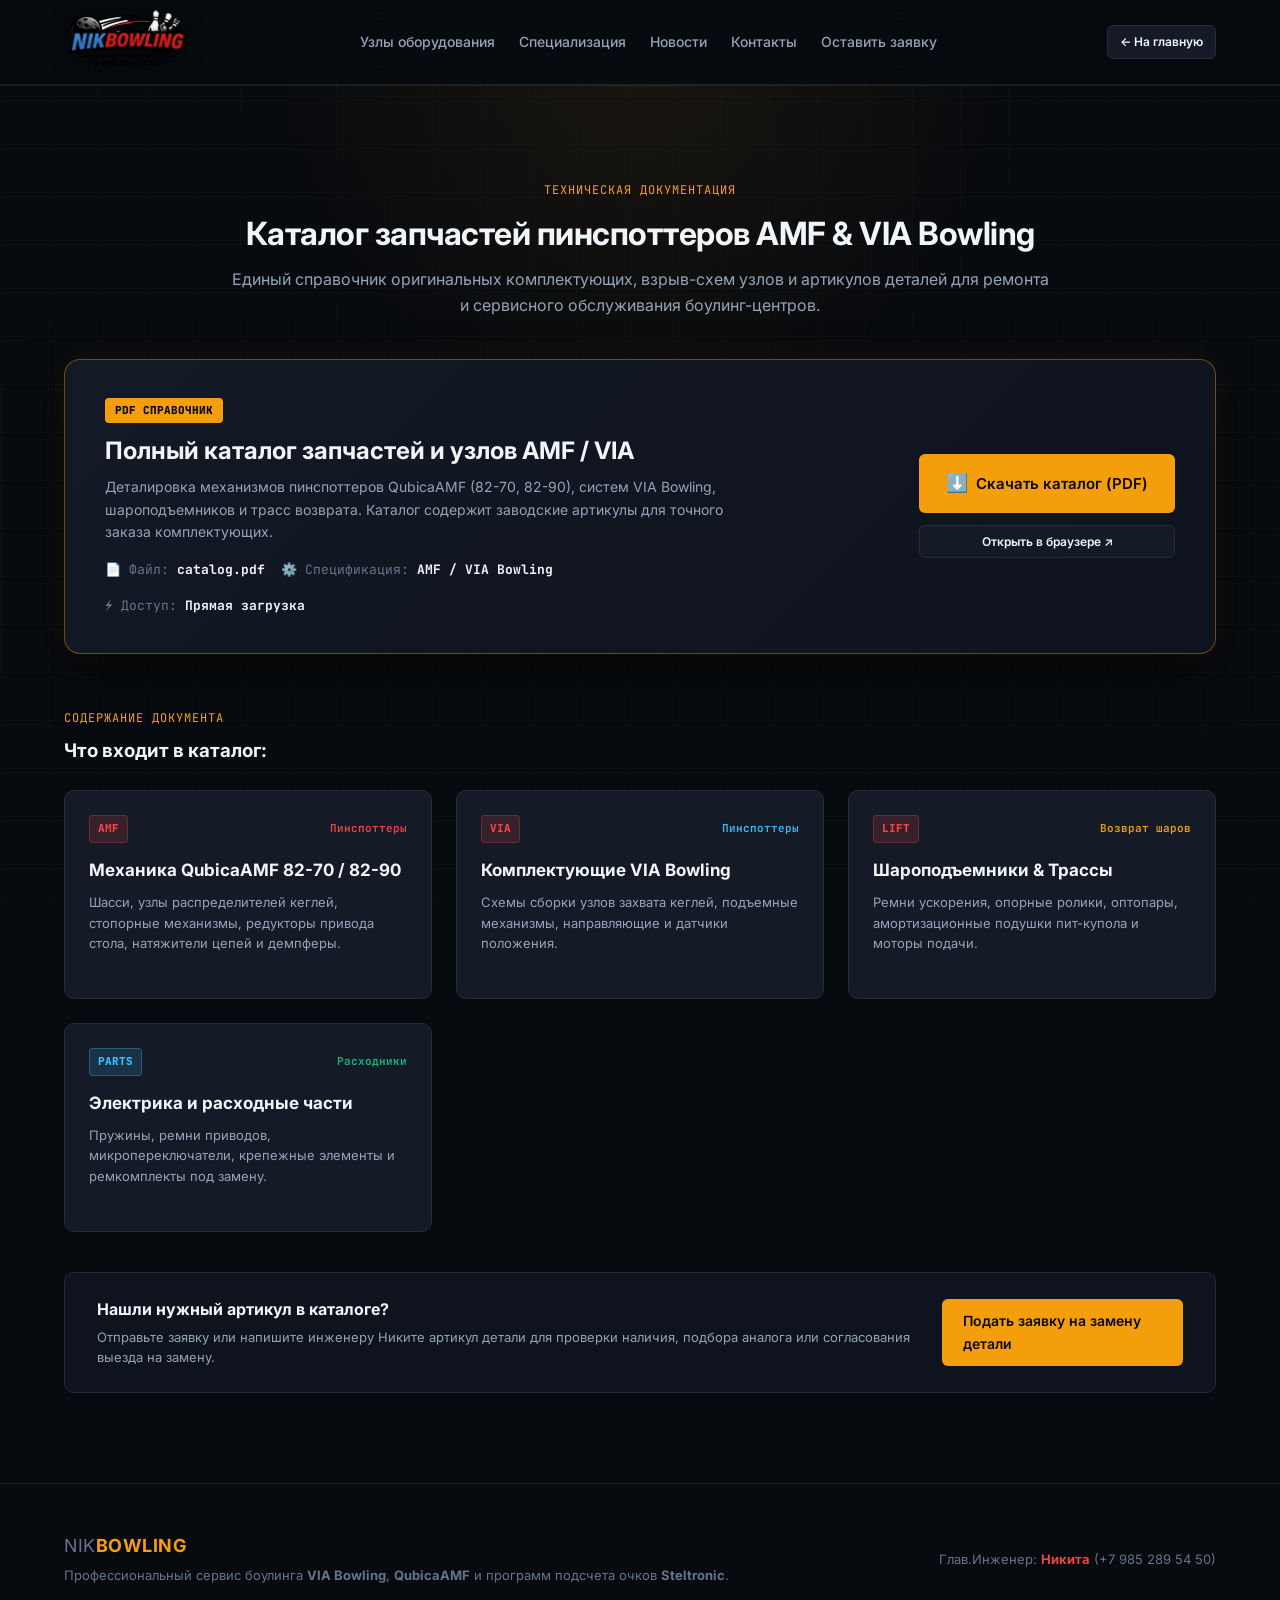
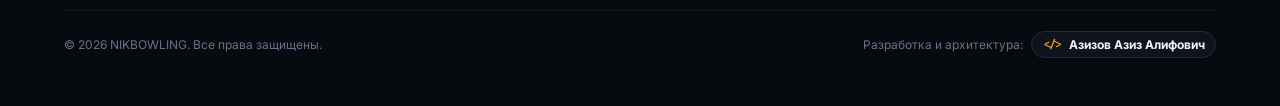
<file: catalog.html>
<!DOCTYPE html>
<html lang="ru">
<head>
    <meta charset="UTF-8">
    <meta name="viewport" content="width=device-width, initial-scale=1.0">
    <title>Каталог запчастей пинспоттеров AMF & VIA | NIKBOWLING</title>
    <link rel="preconnect" href="https://fonts.googleapis.com">
    <link rel="preconnect" href="https://fonts.gstatic.com" crossorigin>
    <link href="https://fonts.googleapis.com/css2?family=Inter:wght@400;500;600;700;800&family=JetBrains+Mono:wght@400;600;700&display=swap" rel="stylesheet">
    <link rel="stylesheet" href="style.css">
</head>
<body>

    <div class="ambient-glow"></div>
    <div class="bg-grid"></div>

    <!-- ШАПКА -->
    <header class="header">
        <div class="container header-content">
            <a href="index.html" class="logo">
                <img src="logo.png" alt="NIKBOWLING" class="logo-img">
            </a>

            <nav class="nav">
                <a href="index.html#services" class="nav-item">Узлы оборудования</a>
                <a href="index.html#specialization" class="nav-item">Специализация</a>
                <a href="index.html#news" class="nav-item">Новости</a>
                <a href="index.html#contacts" class="nav-item">Контакты</a>
                <a href="index.html#request" class="nav-item">Оставить заявку</a>
            </nav>

            <div class="header-auth">
                <a href="index.html" class="btn btn-secondary btn-sm">← На главную</a>
            </div>
        </div>
    </header>

    <main class="section">
        <div class="container">
            <!-- Заголовок страницы -->
            <div class="section-title-wrap reveal active" style="text-align: center; max-width: 820px; margin: 0 auto 40px;">
                <span class="section-kicker">ТЕХНИЧЕСКАЯ ДОКУМЕНТАЦИЯ</span>
                <h2>Каталог запчастей пинспоттеров AMF & VIA Bowling</h2>
                <p>Единый справочник оригинальных комплектующих, взрыв-схем узлов и артикулов деталей для ремонта и сервисного обслуживания боулинг-центров.</p>
            </div>

            <!-- Главная карточка скачивания catalog.pdf -->
            <div class="catalog-hero-card reveal active">
                <div class="catalog-hero-left">
                    <div class="catalog-file-badge">PDF СПРАВОЧНИК</div>
                    <h3>Полный каталог запчастей и узлов AMF / VIA</h3>
                    <p>Деталировка механизмов пинспоттеров QubicaAMF (82-70, 82-90), систем VIA Bowling, шароподъемников и трасс возврата. Каталог содержит заводские артикулы для точного заказа комплектующих.</p>
                    
                    <div class="catalog-file-meta">
                        <span>📄 Файл: <strong>catalog.pdf</strong></span>
                        <span>⚙️ Спецификация: <strong>AMF / VIA Bowling</strong></span>
                        <span>⚡ Доступ: <strong>Прямая загрузка</strong></span>
                    </div>
                </div>

                <div class="catalog-hero-right" style="display: flex; flex-direction: column; gap: 12px;">
                    <a href="catalog.pdf" download="catalog.pdf" class="btn btn-primary btn-glow btn-download-main">
                        <span style="font-size: 18px;">⬇️</span>
                        <span>Скачать каталог (PDF)</span>
                    </a>
                    <a href="catalog.pdf" target="_blank" rel="noopener" class="btn btn-secondary btn-sm" style="text-align: center;">
                        <span>Открыть в браузере ↗</span>
                    </a>
                </div>
            </div>

            <!-- Разделы, представленные внутри каталога -->
            <div class="section-title-wrap reveal active" style="margin-top: 50px; margin-bottom: 24px;">
                <span class="section-kicker">СОДЕРЖАНИЕ ДОКУМЕНТА</span>
                <h3>Что входит в каталог:</h3>
            </div>

            <div class="catalog-grid reveal active">
                <div class="catalog-item-card">
                    <div class="catalog-item-head">
                        <div class="catalog-format-icon pdf-icon">AMF</div>
                        <span class="catalog-category-tag tag-amf">Пинспоттеры</span>
                    </div>
                    <h4>Механика QubicaAMF 82-70 / 82-90</h4>
                    <p>Шасси, узлы распределителей кеглей, стопорные механизмы, редукторы привода стола, натяжители цепей и демпферы.</p>
                </div>

                <div class="catalog-item-card">
                    <div class="catalog-item-head">
                        <div class="catalog-format-icon pdf-icon">VIA</div>
                        <span class="catalog-category-tag tag-via">Пинспоттеры</span>
                    </div>
                    <h4>Комплектующие VIA Bowling</h4>
                    <p>Схемы сборки узлов захвата кеглей, подъемные механизмы, направляющие и датчики положения.</p>
                </div>

                <div class="catalog-item-card">
                    <div class="catalog-item-head">
                        <div class="catalog-format-icon pdf-icon">LIFT</div>
                        <span class="catalog-category-tag tag-stel">Возврат шаров</span>
                    </div>
                    <h4>Шароподъемники & Трассы</h4>
                    <p>Ремни ускорения, опорные ролики, оптопары, амортизационные подушки пит-купола и моторы подачи.</p>
                </div>

                <div class="catalog-item-card">
                    <div class="catalog-item-head">
                        <div class="catalog-format-icon doc-icon">PARTS</div>
                        <span class="catalog-category-tag tag-service">Расходники</span>
                    </div>
                    <h4>Электрика и расходные части</h4>
                    <p>Пружины, ремни приводов, микропереключатели, крепежные элементы и ремкомплекты под замену.</p>
                </div>
            </div>

            <!-- Блок заказа по артикулу -->
            <div class="catalog-help-box reveal active" style="margin-top: 40px;">
                <div class="help-box-content">
                    <h4>Нашли нужный артикул в каталоге?</h4>
                    <p>Отправьте заявку или напишите инженеру Никите артикул детали для проверки наличия, подбора аналога или согласования выезда на замену.</p>
                </div>
                <div class="help-box-btn">
                    <a href="index.html#request" class="btn btn-primary">Подать заявку на замену детали</a>
                </div>
            </div>
        </div>
    </main>







    <footer class="footer">
        <div class="container">
            <div class="footer-row">
                <div class="footer-copy">
                    <span class="logo-brand">NIK<strong>BOWLING</strong></span>
                    <p>Профессиональный сервис боулинга <strong>VIA Bowling</strong>, <strong>QubicaAMF</strong> и программ подсчета очков <strong>Steltronic</strong>.</p>
                </div>
                <div class="footer-meta">
                    <span>Глав.Инженер: <strong style="color: var(--red);">Никита</strong> (+7 985 289 54 50)</span>
                </div>
            </div>

            <!-- Строка с авторством и копирайтом -->
            <div class="footer-bottom-line">
                <span>© 2026 NIKBOWLING. Все права защищены.</span>
                <div class="dev-credit">
                    <span>Разработка и архитектура:</span>
                    <!-- Укажите свое имя и ссылку на Telegram или GitHub -->
                    <a href="https://t.me/lenaurs" target="_blank" rel="noopener" class="dev-link">
                        <span class="dev-tag">&lt;/&gt;</span>
                        <strong>Азизов Азиз Алифович</strong>
                    </a>
                </div>
            </div>
        </div>
    </footer>

</body>
</html>
</file>
<file: style.css>
:root {
    --bg-dark: #070a0f;
    --bg-surface: #0e131d;
    --bg-card: #141b27;
    --bg-card-hover: #1c2637;
    
    --border: #232c3d;
    --border-subtle: rgba(255, 255, 255, 0.08);
    --border-hover: #3b475d;
    
    --text-main: #f1f5f9;
    --text-muted: #94a3b8;
    --text-dim: #64748b;
    
    --accent: #f59e0b;
    --accent-hover: #fbbf24;
    --accent-glow: rgba(245, 158, 11, 0.28);
    
    --green: #10b981;
    --red: #ef4444;
    --blue: #38bdf8;
    
    --font-sans: 'Inter', -apple-system, BlinkMacSystemFont, sans-serif;
    --font-mono: 'JetBrains Mono', monospace;
    --radius: 10px;
    --radius-sm: 6px;
}

* {
    box-sizing: border-box;
    margin: 0;
    padding: 0;
}

html {
    scroll-behavior: smooth;
}

body {
    width: 100%;
    max-width: 100%;

    font-family: var(--font-sans);
    background-color: var(--bg-dark);
    color: var(--text-main);
    line-height: 1.6;
    overflow-x: hidden;
    position: relative;
    -webkit-font-smoothing: antialiased;
}

.container {
    max-width: 1200px;
    margin: 0 auto;
    padding: 0 24px;
    position: relative;
}

/* Фоновые градиенты */
.ambient-glow {
    position: fixed;
    top: -250px;
    left: 50%;
    transform: translateX(-50%);
    width: 1000px;
    height: 600px;
    background: radial-gradient(circle, rgba(245, 158, 11, 0.08) 0%, rgba(7, 10, 15, 0) 70%);
    pointer-events: none;
    z-index: 0;
}

.bg-grid {
    position: fixed;
    top: 0;
    left: 0;
    width: 100%;
    height: 100%;
    background-image: 
        linear-gradient(to right, rgba(255, 255, 255, 0.02) 1px, transparent 1px),
        linear-gradient(to bottom, rgba(255, 255, 255, 0.02) 1px, transparent 1px);
    background-size: 48px 48px;
    pointer-events: none;
    z-index: 0;
}

/* ================= ВЕРХНИЙ ДОК АДМИНИСТРАТОРА ================= */
.admin-dock {
    position: sticky;
    top: 0;
    left: 0;
    width: 100%;
    background: #090e17;
    border-bottom: 2px solid var(--accent);
    z-index: 1000;
    box-shadow: 0 12px 40px rgba(0, 0, 0, 0.9);
}

.admin-dock-inner {
    max-width: 1200px;
    margin: 0 auto;
    padding: 12px 24px;
}

.admin-dock-header {
    display: flex;
    justify-content: space-between;
    align-items: center;
}

.admin-title-group {
    display: flex;
    align-items: center;
    gap: 12px;
}

.pulse-indicator {
    width: 8px;
    height: 8px;
    background: var(--green);
    border-radius: 50%;
    box-shadow: 0 0 10px var(--green);
}

.admin-dock-badge {
    font-family: var(--font-mono);
    font-size: 11px;
    font-weight: 800;
    background: var(--accent);
    color: #070a0f;
    padding: 3px 8px;
    border-radius: 4px;
}

.admin-dock-title {
    font-size: 13px;
    font-weight: 600;
}

.badge-counter {
    background: rgba(239, 68, 68, 0.2);
    color: var(--red);
    border: 1px solid rgba(239, 68, 68, 0.4);
    font-size: 11px;
    font-weight: 700;
    padding: 2px 8px;
    border-radius: 12px;
    font-family: var(--font-mono);
}

.btn-dock-toggle {
    background: var(--bg-surface);
    border: 1px solid var(--border);
    color: var(--text-muted);
    font-size: 12px;
    padding: 5px 12px;
    border-radius: var(--radius-sm);
    cursor: pointer;
    transition: all 0.2s;
}

.btn-dock-toggle:hover {
    color: var(--text-main);
    border-color: var(--border-hover);
}

.admin-dock-content {
    margin-top: 14px;
    max-height: 440px;
    overflow-y: auto;
    padding-bottom: 6px;
}

.admin-dock-content.collapsed {
    display: none;
}

.admin-orders-grid {
    display: grid;
    grid-template-columns: repeat(auto-fit, minmax(340px, 1fr));
    gap: 14px;
}

.admin-card {
    background: var(--bg-card);
    border: 1px solid var(--border);
    border-radius: var(--radius-sm);
    padding: 16px;
    display: flex;
    flex-direction: column;
    gap: 10px;
}

.admin-card-head {
    display: flex;
    justify-content: space-between;
    align-items: center;
    border-bottom: 1px solid var(--border);
    padding-bottom: 8px;
}

.admin-card-id {
    font-family: var(--font-mono);
    font-size: 12px;
    font-weight: 700;
    color: var(--accent);
}

.status-tag {
    font-size: 11px;
    font-weight: 600;
    font-family: var(--font-mono);
    padding: 2px 8px;
    border-radius: 4px;
}

.status-new { background: rgba(245, 158, 11, 0.15); color: var(--accent); border: 1px solid rgba(245, 158, 11, 0.3); }
.status-accepted { background: rgba(16, 185, 129, 0.15); color: var(--green); border: 1px solid rgba(16, 185, 129, 0.3); }
.status-rejected { background: rgba(239, 68, 68, 0.15); color: var(--red); border: 1px solid rgba(239, 68, 68, 0.3); }

.admin-card-body {
    font-size: 13px;
    color: var(--text-muted);
    line-height: 1.5;
}

.admin-card-body strong {
    color: var(--text-main);
}

.admin-comment-input {
    width: 100%;
    background: var(--bg-dark);
    border: 1px solid var(--border);
    border-radius: 4px;
    padding: 7px 10px;
    color: var(--text-main);
    font-size: 12px;
    outline: none;
}

.admin-comment-input:focus {
    border-color: var(--accent);
}

.admin-btn-row {
    display: flex;
    gap: 8px;
}

/* ================= ШАПКА САЙТА И ЛОГОТИП ================= */
.header {
    position: sticky;
    top: 0;
    background: rgba(7, 10, 15, 0.92);
    backdrop-filter: blur(20px);
    border-bottom: 1px solid var(--border-subtle);
    z-index: 500;
}

.header-content {
    display: flex;
    justify-content: space-between;
    align-items: center;
    height: 84px;
}

.logo {
    display: flex;
    align-items: center;
    text-decoration: none;
}

.logo-img {
    height: 125px;
    width: auto;
    object-fit: contain;
    display: block;
    filter: drop-shadow(0 2px 10px rgba(0, 0, 0, 0.5));
    transition: transform 0.2s ease;
}

.logo-img:hover {
    transform: scale(1.04);
}

.logo-brand {
    font-size: 18px;
    letter-spacing: 0.5px;
}

.logo-brand strong {
    color: var(--accent);
}

.nav {
    display: flex;
    gap: 24px;
}

.nav-item {
    color: var(--text-muted);
    text-decoration: none;
    font-size: 14px;
    font-weight: 500;
    transition: color 0.2s;
}

.nav-item:hover {
    color: var(--text-main);
}

.header-auth {
    display: flex;
    align-items: center;
    position: relative;
    z-index: 510;
}

.btn-auth {
    background: var(--bg-surface);
    border: 1px solid var(--border);
    color: var(--text-main);
    padding: 9px 18px;
    font-size: 13px;
    font-weight: 600;
    border-radius: var(--radius-sm);
    cursor: pointer;
    display: inline-flex;
    align-items: center;
    gap: 8px;
    transition: all 0.2s;
}

.btn-auth:hover {
    border-color: var(--accent);
    background: var(--bg-card);
    transform: translateY(-1px);
}

.user-pill {
    display: flex;
    align-items: center;
    gap: 10px;
    background: var(--bg-surface);
    border: 1px solid var(--border);
    border-radius: 30px;
    padding: 4px 6px 4px 12px;
}

.user-pill-avatar {
    width: 26px;
    height: 26px;
    background: var(--accent);
    color: #070a0f;
    font-weight: 800;
    font-size: 12px;
    border-radius: 50%;
    display: flex;
    align-items: center;
    justify-content: center;
    font-family: var(--font-mono);
}

.user-pill-info {
    display: flex;
    flex-direction: column;
    line-height: 1.2;
}

.user-pill-name { font-size: 12px; font-weight: 600; }
.user-pill-role { font-size: 10px; color: var(--accent); font-family: var(--font-mono); text-transform: uppercase; }

.btn-pill-action {
    background: var(--bg-card);
    border: 1px solid var(--border);
    color: var(--text-main);
    font-size: 11px;
    font-weight: 600;
    padding: 4px 10px;
    border-radius: 20px;
    cursor: pointer;
    transition: all 0.2s;
}

.btn-pill-action:hover {
    border-color: var(--accent);
    color: var(--accent);
}

.btn-pill-logout {
    background: none;
    border: none;
    color: var(--text-dim);
    font-size: 14px;
    cursor: pointer;
    padding: 0 6px;
}

.btn-pill-logout:hover { color: var(--red); }

/* ================= КНОПКИ ================= */
.btn {
    display: inline-flex;
    align-items: center;
    justify-content: center;
    gap: 8px;
    padding: 10px 20px;
    font-size: 14px;
    font-weight: 600;
    border-radius: var(--radius-sm);
    text-decoration: none;
    cursor: pointer;
    border: 1px solid transparent;
    transition: all 0.2s ease;
}

.btn-primary { background: var(--accent); color: #070a0f; }
.btn-primary:hover { background: var(--accent-hover); transform: translateY(-2px); }
.btn-glow:hover { box-shadow: 0 0 24px var(--accent-glow); }

.btn-secondary { background: var(--bg-card); border-color: var(--border); color: var(--text-main); }
.btn-secondary:hover { background: var(--bg-card-hover); border-color: var(--border-hover); transform: translateY(-2px); }

.btn-success { background: var(--green); color: #070a0f; }
.btn-danger { background: var(--red); color: #fff; }
.btn-sm { padding: 6px 12px; font-size: 12px; }
.btn-block { width: 100%; }

/* ================= HERO С ФОНОМ БОУЛИНГА ================= */
.hero {
    position: relative;
    padding: 110px 0 90px;
    background-image: url('bowling-hero.jpg');
    background-size: cover;
    background-position: center center;
    background-repeat: no-repeat;
    border-bottom: 1px solid var(--border-subtle);
    overflow: hidden;
}

.hero-overlay {
    position: absolute;
    inset: 0;
    background: linear-gradient(
        180deg, 
        rgba(7, 10, 15, 0.78) 0%, 
        rgba(7, 10, 15, 0.88) 60%, 
        rgba(7, 10, 15, 0.98) 100%
    );
    z-index: 1;
}

.hero-container {
    position: relative;
    z-index: 2;
}

.hero-tag {
    display: inline-flex;
    align-items: center;
    gap: 8px;
    background: rgba(245, 158, 11, 0.12);
    backdrop-filter: blur(8px);
    border: 1px solid rgba(245, 158, 11, 0.35);
    padding: 6px 16px;
    border-radius: 20px;
    font-size: 13px;
    font-weight: 600;
    color: var(--accent);
    margin-bottom: 24px;
}

.tag-dot { width: 6px; height: 6px; background: var(--accent); border-radius: 50%; }

.hero-heading {
    font-size: clamp(36px, 5.5vw, 62px);
    font-weight: 800;
    line-height: 1.12;
    letter-spacing: -1px;
    max-width: 900px;
    margin-bottom: 22px;
    text-shadow: 0 4px 20px rgba(0, 0, 0, 0.7);
}

.hero-heading span {
    background: linear-gradient(90deg, #ffffff, var(--text-muted));
    -webkit-background-clip: text;
    -webkit-text-fill-color: transparent;
}

.hero-description {
    font-size: 19px;
    color: #cbd5e1;
    max-width: 780px;
    line-height: 1.65;
    margin-bottom: 38px;
    text-shadow: 0 2px 10px rgba(0, 0, 0, 0.6);
}

.hero-btns { display: flex; gap: 16px; margin-bottom: 60px; }

.stats-row {
    display: grid;
    grid-template-columns: repeat(auto-fit, minmax(260px, 1fr));
    gap: 20px;
    border-top: 1px solid rgba(255, 255, 255, 0.1);
    padding-top: 40px;
}

.stat-card {
    background: rgba(14, 19, 29, 0.75);
    backdrop-filter: blur(14px);
    border: 1px solid rgba(255, 255, 255, 0.1);
    border-radius: var(--radius);
    padding: 24px;
    transition: transform 0.2s, border-color 0.2s;
}

.stat-card:hover {
    transform: translateY(-3px);
    border-color: var(--accent);
}

.stat-digit {
    font-family: var(--font-mono);
    font-size: 34px;
    font-weight: 700;
    color: var(--accent);
    line-height: 1;
    margin-bottom: 8px;
}

.stat-title { font-size: 15px; font-weight: 600; margin-bottom: 4px; }
.stat-sub { font-size: 13px; color: var(--text-dim); }

/* ================= СЕКЦИИ ================= */
.section { padding: 90px 0; border-top: 1px solid var(--border-subtle); }
.section-dark { background: var(--bg-surface); }

.section-kicker {
    display: inline-block;
    font-family: var(--font-mono);
    font-size: 12px;
    color: var(--accent);
    letter-spacing: 1px;
    margin-bottom: 8px;
}

.section-title-wrap { margin-bottom: 44px; }
.section-title-wrap h2 { font-size: 32px; font-weight: 700; letter-spacing: -0.5px; margin-bottom: 8px; }
.section-title-wrap p { color: var(--text-muted); font-size: 16px; }

/* Услуги */
.services-grid {
    display: grid;
    grid-template-columns: repeat(auto-fit, minmax(270px, 1fr));
    gap: 24px;
}

.service-card {
    background: var(--bg-card);
    border: 1px solid var(--border);
    border-radius: var(--radius);
    padding: 28px 24px;
    display: flex;
    flex-direction: column;
    transition: transform 0.2s, border-color 0.2s;
}

.service-card:hover {
    transform: translateY(-4px);
    border-color: var(--border-hover);
}

.card-top {
    display: flex;
    justify-content: space-between;
    align-items: center;
    margin-bottom: 16px;
}

.card-index { font-family: var(--font-mono); font-size: 11px; color: var(--accent); }
.card-status-pill {
    font-family: var(--font-mono);
    font-size: 10px;
    padding: 2px 6px;
    background: rgba(16, 185, 129, 0.1);
    color: var(--green);
    border-radius: 4px;
}

.service-card h3 { font-size: 19px; font-weight: 600; margin-bottom: 10px; }
.service-card p { font-size: 14px; color: var(--text-muted); line-height: 1.6; margin-bottom: 24px; flex-grow: 1; }

.card-tags {
    display: flex;
    flex-wrap: wrap;
    gap: 6px;
    padding-top: 16px;
    border-top: 1px solid var(--border);
}

.card-tags span {
    font-size: 11px;
    font-family: var(--font-mono);
    background: var(--bg-surface);
    border: 1px solid var(--border);
    padding: 3px 8px;
    border-radius: 4px;
    color: var(--text-muted);
}

/* Бренды */
.brands-grid {
    display: grid;
    grid-template-columns: repeat(auto-fit, minmax(280px, 1fr));
    gap: 16px;
}

.brand-item {
    background: var(--bg-card);
    border: 1px solid var(--border);
    padding: 20px 24px;
    border-radius: var(--radius-sm);
    font-family: var(--font-mono);
    font-size: 18px;
    font-weight: 800;
    letter-spacing: 1px;
    display: flex;
    flex-direction: column;
    gap: 4px;
}

.brand-type {
    font-size: 11px;
    color: var(--text-dim);
    text-transform: uppercase;
    font-weight: 500;
    letter-spacing: 0.5px;
}

.brand-highlight {
    border-color: rgba(245, 158, 11, 0.4);
    background: rgba(245, 158, 11, 0.04);
}/* ================= ОТДЕЛЬНАЯ ПЛАШКА КОНТАКТОВ ИНЖЕНЕРА ================= */
.engineer-banner {
    background: linear-gradient(135deg, rgba(20, 27, 39, 0.9) 0%, rgba(14, 19, 29, 0.95) 100%);
    border: 1px solid rgba(245, 158, 11, 0.3);
    border-radius: 16px;
    padding: 36px 40px;
    display: flex;
    justify-content: space-between;
    align-items: center;
    gap: 32px;
    box-shadow: 0 16px 40px rgba(0, 0, 0, 0.5), inset 0 1px 0 rgba(255, 255, 255, 0.08);
}

.engineer-banner-left {
    display: flex;
    align-items: center;
    gap: 24px;
    max-width: 620px;
}

.engineer-avatar-badge {
    position: relative;
    width: 68px;
    height: 68px;
    background: var(--bg-card);
    border: 2px solid var(--border-hover);
    border-radius: 50%;
    display: flex;
    align-items: center;
    justify-content: center;
    font-size: 30px;
    flex-shrink: 0;
    box-shadow: 0 0 20px rgba(245, 158, 11, 0.15);
}

.engineer-status-dot {
    position: absolute;
    bottom: 2px;
    right: 2px;
    width: 14px;
    height: 14px;
    background: var(--green);
    border: 2px solid var(--bg-dark);
    border-radius: 50%;
    box-shadow: 0 0 10px var(--green);
}

.engineer-banner-info h2 {
    font-size: 26px;
    font-weight: 700;
    margin-bottom: 6px;
}

.engineer-banner-info p {
    color: var(--text-muted);
    font-size: 14px;
    line-height: 1.5;
}

.engineer-banner-actions {
    display: flex;
    flex-direction: column;
    gap: 12px;
    min-width: 280px;
}

.contact-cta-btn {
    display: flex;
    align-items: center;
    gap: 14px;
    padding: 12px 18px;
    border-radius: var(--radius-sm);
    text-decoration: none;
    border: 1px solid var(--border);
    background: var(--bg-dark);
    transition: all 0.25s ease;
}

.cta-icon {
    font-size: 20px;
}

.cta-text {
    display: flex;
    flex-direction: column;
    line-height: 1.25;
}

.cta-text span {
    font-size: 11px;
    color: var(--text-dim);
    text-transform: uppercase;
    font-weight: 600;
}

.cta-text strong {
    font-size: 15px;
    color: var(--text-main);
    font-family: var(--font-mono);
}

.phone-cta:hover {
    border-color: var(--accent);
    background: rgba(245, 158, 11, 0.08);
    transform: translateY(-2px);
}

.phone-cta:hover .cta-text strong {
    color: var(--accent);
}

.tg-cta:hover {
    border-color: var(--blue);
    background: rgba(56, 189, 248, 0.08);
    transform: translateY(-2px);
}

.tg-cta:hover .cta-text strong {
    color: var(--blue);
}

/* Форма */
.form-box {
    display: grid;
    grid-template-columns: 1fr 1fr;
    gap: 50px;
    background: var(--bg-card);
    border: 1px solid var(--border);
    border-radius: var(--radius);
    padding: 48px;
}

.form-box-side h2 { font-size: 28px; margin-bottom: 12px; }
.form-box-side p { color: var(--text-muted); font-size: 15px; margin-bottom: 24px; }

.status-summary-card {
    background: var(--bg-surface);
    border: 1px solid var(--border);
    border-radius: var(--radius-sm);
    padding: 16px;
}

.summary-line {
    display: flex;
    justify-content: space-between;
    font-size: 13px;
    padding: 6px 0;
}

.summary-line:not(:last-child) { border-bottom: 1px dashed var(--border); }
.text-amber { color: var(--accent); }
.text-green { color: var(--green); }

.main-form {
    display: flex;
    flex-direction: column;
    gap: 16px;
}

.form-row-2 {
    display: grid;
    grid-template-columns: 1fr 1fr;
    gap: 14px;
}

.form-field {
    display: flex;
    flex-direction: column;
    gap: 6px;
}

.form-field label { font-size: 13px; font-weight: 500; color: var(--text-muted); }

.form-field input, .form-field select, .form-field textarea {
    background: var(--bg-dark);
    border: 1px solid var(--border);
    border-radius: var(--radius-sm);
    color: var(--text-main);
    padding: 11px 14px;
    font-family: inherit;
    font-size: 14px;
    outline: none;
    transition: all 0.2s;
}

.form-field input:focus, .form-field select:focus, .form-field textarea:focus {
    border-color: var(--accent);
    box-shadow: 0 0 0 3px rgba(245, 158, 11, 0.15);
}

/* ================= МОДАЛЬНЫЕ ОКНА ================= */
.modal-layer {
    position: fixed;
    inset: 0;
    background: rgba(0, 0, 0, 0.85);
    backdrop-filter: blur(10px);
    display: none;
    align-items: center;
    justify-content: center;
    z-index: 9999;
    padding: 20px;
}

.modal-layer.active { display: flex; }

.modal-box {
    background: var(--bg-card);
    border: 1px solid var(--border-hover);
    border-radius: var(--radius);
    width: 100%;
    max-width: 480px;
    padding: 36px;
    position: relative;
    box-shadow: 0 25px 60px rgba(0, 0, 0, 0.9);
}

.modal-box.modal-wide { max-width: 760px; }

.modal-exit-btn {
    position: absolute;
    top: 18px;
    right: 18px;
    background: none;
    border: none;
    color: var(--text-dim);
    font-size: 20px;
    cursor: pointer;
}

.modal-exit-btn:hover { color: var(--text-main); }
.modal-head h3 { font-size: 22px; margin-bottom: 6px; }
.modal-head p { font-size: 13px; color: var(--text-muted); margin-bottom: 24px; }

.demo-select-box {
    background: var(--bg-surface);
    border: 1px solid var(--border);
    border-radius: var(--radius-sm);
    padding: 16px;
    margin-bottom: 20px;
}

.demo-label {
    font-size: 12px;
    font-family: var(--font-mono);
    color: var(--accent);
    display: block;
    margin-bottom: 10px;
}

.demo-btn-grid { display: flex; flex-direction: column; gap: 8px; }

.btn-demo-card {
    background: var(--bg-card);
    border: 1px solid var(--border);
    border-radius: var(--radius-sm);
    padding: 10px 14px;
    display: flex;
    align-items: center;
    gap: 12px;
    cursor: pointer;
    text-align: left;
    transition: all 0.2s;
    color: var(--text-main);
}

.btn-demo-card:hover { border-color: var(--accent); background: var(--border); }
.demo-card-icon {
    width: 32px;
    height: 32px;
    border-radius: 6px;
    display: flex;
    align-items: center;
    justify-content: center;
    font-size: 15px;
}

.admin-icon { background: rgba(239, 68, 68, 0.15); color: var(--red); }
.client-icon { background: rgba(56, 189, 248, 0.15); color: var(--blue); }
.btn-demo-card strong { display: block; font-size: 13px; }
.btn-demo-card span { font-size: 11px; color: var(--text-dim); }

.modal-hr { text-align: center; position: relative; margin: 20px 0; }
.modal-hr::before { content: ""; position: absolute; top: 50%; left: 0; width: 100%; height: 1px; background: var(--border); }
.modal-hr span { position: relative; background: var(--bg-card); padding: 0 12px; font-size: 11px; color: var(--text-dim); }

.auth-fields { display: flex; flex-direction: column; gap: 14px; }

.client-orders-scroll {
    max-height: 480px;
    overflow-y: auto;
    display: flex;
    flex-direction: column;
    gap: 12px;
}

.client-order-box {
    background: var(--bg-surface);
    border: 1px solid var(--border);
    border-radius: var(--radius-sm);
    padding: 16px;
}

.client-order-head { display: flex; justify-content: space-between; font-size: 13px; margin-bottom: 8px; }
.engineer-note {
    margin-top: 10px;
    background: rgba(245, 158, 11, 0.06);
    border-left: 3px solid var(--accent);
    padding: 8px 12px;
    font-size: 12px;
    border-radius: 0 4px 4px 0;
}

/* ================= ФУТЕР ================= */
.footer {
    border-top: 1px solid var(--border-subtle);
    padding: 48px 0;
    font-size: 13px;
    color: var(--text-dim);
}

.footer-row { display: flex; justify-content: space-between; align-items: center; }
.footer-copy p { margin-top: 4px; }

.reveal {
    opacity: 0;
    transform: translateY(20px);
    transition: opacity 0.6s ease, transform 0.6s ease;
}

.reveal.active { opacity: 1; transform: translateY(0); }

@media (max-width: 900px) {
    .nav { display: none; }
    .form-box { grid-template-columns: 1fr; padding: 24px; gap: 24px; }
    .footer-row { flex-direction: column; gap: 16px; text-align: center; }
    .admin-orders-grid { grid-template-columns: 1fr; }
    .modal-box { padding: 24px; }
}












/* ================= ИНЖЕНЕРНЫЙ ДАЙДЖЕСТ (ГЛАВНАЯ) ================= */
.news-section-header {
    display: flex;
    justify-content: space-between;
    align-items: flex-end;
    margin-bottom: 24px;
    gap: 20px;
}

.news-filter-pills {
    display: flex;
    flex-wrap: wrap;
    gap: 8px;
    margin-bottom: 32px;
}

.news-pill {
    background: var(--bg-card);
    border: 1px solid var(--border);
    color: var(--text-muted);
    padding: 7px 15px;
    border-radius: 20px;
    font-size: 13px;
    font-weight: 500;
    cursor: pointer;
    transition: all 0.2s ease;
}

.news-pill:hover {
    color: var(--text-main);
    border-color: var(--border-hover);
}

.news-pill.active {
    background: var(--accent);
    color: #070a0f;
    font-weight: 700;
    border-color: var(--accent);
    box-shadow: 0 0 16px rgba(245, 158, 11, 0.25);
}

/* Сетка дайджеста */
.digest-grid {
    display: grid;
    grid-template-columns: repeat(auto-fill, minmax(350px, 1fr));
    gap: 24px;
}

.digest-card {
    background: linear-gradient(180deg, rgba(20, 27, 39, 0.85) 0%, rgba(14, 19, 29, 0.95) 100%);
    border: 1px solid var(--border);
    border-radius: var(--radius);
    padding: 24px;
    display: flex;
    flex-direction: column;
    position: relative;
    overflow: hidden;
    transition: transform 0.25s ease, border-color 0.25s ease, box-shadow 0.25s ease;
}

.digest-card::before {
    content: '';
    position: absolute;
    top: 0;
    left: 0;
    width: 100%;
    height: 3px;
    background: var(--card-accent, var(--accent));
}

.digest-card:hover {
    transform: translateY(-5px);
    border-color: var(--border-hover);
    box-shadow: 0 16px 36px rgba(0, 0, 0, 0.5);
}

.digest-card-top {
    display: flex;
    justify-content: space-between;
    align-items: center;
    margin-bottom: 14px;
}

.digest-badge {
    font-family: var(--font-mono);
    font-size: 11px;
    font-weight: 700;
    padding: 3px 8px;
    border-radius: 4px;
}

.digest-date {
    font-family: var(--font-mono);
    font-size: 12px;
    color: var(--text-dim);
}

.digest-title {
    font-size: 18px;
    font-weight: 700;
    line-height: 1.35;
    margin-bottom: 12px;
    color: var(--text-main);
}

.digest-content {
    font-size: 14px;
    color: var(--text-muted);
    line-height: 1.6;
    flex-grow: 1;
    margin-bottom: 20px;
    white-space: pre-line;
}

.digest-footer {
    display: flex;
    justify-content: space-between;
    align-items: center;
    padding-top: 14px;
    border-top: 1px solid var(--border);
}

.digest-author {
    font-size: 12px;
    color: var(--text-dim);
    font-weight: 500;
    display: flex;
    align-items: center;
    gap: 6px;
}

.btn-digest-del {
    background: none;
    border: none;
    color: var(--red);
    font-size: 12px;
    font-weight: 600;
    cursor: pointer;
    opacity: 0.8;
}

.btn-digest-del:hover {
    opacity: 1;
    text-decoration: underline;
}

@media (max-width: 768px) {
    .news-section-header {
        flex-direction: column;
        align-items: flex-start;
    }
    .digest-grid {
        grid-template-columns: 1fr;
    }
}











/* ================= СТРАНИЦА КАТАЛОГА ================= */

/* Главный большой баннер архива */
.catalog-hero-card {
    background: linear-gradient(135deg, rgba(20, 27, 39, 0.95) 0%, rgba(14, 19, 29, 0.98) 100%);
    border: 1px solid rgba(245, 158, 11, 0.4);
    border-radius: 16px;
    padding: 36px 40px;
    display: flex;
    justify-content: space-between;
    align-items: center;
    gap: 32px;
    margin-bottom: 40px;
    box-shadow: 0 20px 50px rgba(0, 0, 0, 0.6), 0 0 30px rgba(245, 158, 11, 0.1);
}

.catalog-hero-left {
    max-width: 650px;
}

.catalog-file-badge {
    display: inline-block;
    font-family: var(--font-mono);
    font-size: 11px;
    font-weight: 800;
    background: var(--accent);
    color: #070a0f;
    padding: 4px 10px;
    border-radius: 4px;
    margin-bottom: 12px;
}

.catalog-hero-left h3 {
    font-size: 24px;
    font-weight: 700;
    margin-bottom: 10px;
    line-height: 1.3;
}

.catalog-hero-left p {
    font-size: 14px;
    color: var(--text-muted);
    line-height: 1.6;
    margin-bottom: 16px;
}

.catalog-file-meta {
    display: flex;
    flex-wrap: wrap;
    gap: 16px;
    font-size: 13px;
    color: var(--text-dim);
    font-family: var(--font-mono);
}

.catalog-file-meta strong {
    color: var(--text-main);
}

.btn-download-main {
    padding: 14px 26px;
    font-size: 15px;
    white-space: nowrap;
}

/* Сетка отдельных документов */
.catalog-grid {
    display: grid;
    grid-template-columns: repeat(auto-fit, minmax(280px, 1fr));
    gap: 24px;
    margin-bottom: 40px;
}

.catalog-item-card {
    background: var(--bg-card);
    border: 1px solid var(--border);
    border-radius: var(--radius);
    padding: 24px;
    display: flex;
    flex-direction: column;
    transition: transform 0.2s ease, border-color 0.2s ease;
}

.catalog-item-card:hover {
    transform: translateY(-4px);
    border-color: var(--border-hover);
}

.catalog-item-head {
    display: flex;
    justify-content: space-between;
    align-items: center;
    margin-bottom: 16px;
}

.catalog-format-icon {
    font-family: var(--font-mono);
    font-size: 11px;
    font-weight: 800;
    padding: 4px 8px;
    border-radius: 4px;
}

.pdf-icon { background: rgba(239, 68, 68, 0.15); color: var(--red); border: 1px solid rgba(239, 68, 68, 0.3); }
.doc-icon { background: rgba(56, 189, 248, 0.15); color: var(--blue); border: 1px solid rgba(56, 189, 248, 0.3); }

.catalog-category-tag {
    font-size: 11px;
    font-family: var(--font-mono);
    font-weight: 600;
}

.tag-amf { color: var(--red); }
.tag-via { color: var(--blue); }
.tag-stel { color: var(--accent); }
.tag-service { color: var(--green); }

.catalog-item-card h4 {
    font-size: 17px;
    font-weight: 700;
    line-height: 1.35;
    margin-bottom: 10px;
}

.catalog-item-card p {
    font-size: 13px;
    color: var(--text-muted);
    line-height: 1.6;
    flex-grow: 1;
    margin-bottom: 20px;
}

.catalog-item-footer {
    display: flex;
    justify-content: space-between;
    align-items: center;
    border-top: 1px solid var(--border);
    padding-top: 14px;
}

.file-size-info {
    font-size: 12px;
    color: var(--text-dim);
    font-family: var(--font-mono);
}

/* Нижний блок помощи */
.catalog-help-box {
    background: var(--bg-surface);
    border: 1px solid var(--border);
    border-radius: var(--radius);
    padding: 24px 32px;
    display: flex;
    justify-content: space-between;
    align-items: center;
    gap: 20px;
}

.help-box-content h4 {
    font-size: 16px;
    font-weight: 700;
    margin-bottom: 4px;
}

.help-box-content p {
    font-size: 13px;
    color: var(--text-muted);
}

@media (max-width: 900px) {
    .catalog-hero-card {
        flex-direction: column;
        align-items: flex-start;
        padding: 24px;
    }
    .catalog-help-box {
        flex-direction: column;
        align-items: flex-start;
    }
}






/* ================= АВТОРСТВО В ПОДВАЛЕ ================= */
.footer-bottom-line {
    display: flex;
    justify-content: space-between;
    align-items: center;
    border-top: 1px solid rgba(255, 255, 255, 0.05);
    margin-top: 24px;
    padding-top: 20px;
    font-size: 12px;
    color: var(--text-dim);
}

.dev-credit {
    display: flex;
    align-items: center;
    gap: 8px;
}

.dev-link {
    display: inline-flex;
    align-items: center;
    gap: 6px;
    color: var(--text-main);
    text-decoration: none;
    background: var(--bg-surface);
    border: 1px solid var(--border);
    padding: 3px 10px;
    border-radius: 20px;
    font-size: 12px;
    font-weight: 600;
    transition: all 0.2s ease;
}

.dev-tag {
    font-family: var(--font-mono);
    color: var(--accent);
    font-size: 11px;
    font-weight: 700;
}

.dev-link:hover {
    border-color: var(--accent);
    color: var(--accent);
    transform: translateY(-1px);
    box-shadow: 0 0 12px rgba(245, 158, 11, 0.2);
}

@media (max-width: 768px) {
    .footer-bottom-line {
        flex-direction: column;
        gap: 12px;
        text-align: center;
    }
}










/* ================= ПЛАВАЮЩАЯ КНОПКА-КЕГЛЯ (МОБИЛЬНАЯ) ================= */
.mobile-pin-nav {
    display: none; /* Скрыта на ПК */
    position: fixed;
    bottom: 24px;
    right: 20px;
    z-index: 1200;
}

/* Кнопка-кегля */
.pin-fab-btn {
    width: 58px;
    height: 58px;
    border-radius: 50%;
    background: linear-gradient(135deg, #1f293d 0%, #0e1420 100%);
    border: 2px solid var(--accent);
    color: var(--accent);
    box-shadow: 0 8px 24px rgba(0, 0, 0, 0.7), 0 0 16px rgba(245, 158, 11, 0.35);
    cursor: pointer;
    outline: none;
    display: flex;
    align-items: center;
    justify-content: center;
    transition: transform 0.3s cubic-bezier(0.34, 1.56, 0.64, 1), box-shadow 0.3s ease;
}

.pin-fab-btn:active {
    transform: scale(0.92);
}

.pin-icon-wrap {
    position: relative;
    width: 28px;
    height: 28px;
    display: flex;
    align-items: center;
    justify-content: center;
}

.pin-svg {
    width: 28px;
    height: 28px;
    transition: transform 0.4s cubic-bezier(0.4, 0, 0.2, 1), opacity 0.3s ease;
}

.pin-close-icon {
    position: absolute;
    font-size: 20px;
    font-weight: 700;
    color: var(--text-main);
    opacity: 0;
    transform: rotate(-90deg) scale(0.5);
    transition: transform 0.3s cubic-bezier(0.34, 1.56, 0.64, 1), opacity 0.2s ease;
}

/* Анимация разворота кегли при открытии */
.mobile-pin-nav.open .pin-fab-btn {
    border-color: var(--red);
    box-shadow: 0 8px 24px rgba(0, 0, 0, 0.8), 0 0 16px rgba(239, 68, 68, 0.4);
}

.mobile-pin-nav.open .pin-svg {
    transform: rotate(135deg) scale(0.4);
    opacity: 0;
}

.mobile-pin-nav.open .pin-close-icon {
    opacity: 1;
    transform: rotate(0deg) scale(1);
    color: var(--red);
}

/* Всплывающее меню */
.mobile-nav-popup {
    position: absolute;
    bottom: 70px;
    right: 0;
    width: 250px;
    background: rgba(14, 19, 29, 0.95);
    backdrop-filter: blur(20px);
    border: 1px solid var(--border-hover);
    border-radius: 14px;
    padding: 12px;
    box-shadow: 0 16px 40px rgba(0, 0, 0, 0.85);
    transform-origin: bottom right;
    transform: scale(0.7) translateY(20px);
    opacity: 0;
    pointer-events: none;
    transition: transform 0.3s cubic-bezier(0.34, 1.56, 0.64, 1), opacity 0.25s ease;
}

.mobile-pin-nav.open .mobile-nav-popup {
    transform: scale(1) translateY(0);
    opacity: 1;
    pointer-events: auto;
}

.mobile-popup-head {
    font-family: var(--font-mono);
    font-size: 10px;
    letter-spacing: 1px;
    color: var(--accent);
    padding: 4px 8px 8px;
    border-bottom: 1px solid var(--border);
    margin-bottom: 8px;
}

.mobile-popup-links {
    display: flex;
    flex-direction: column;
    gap: 4px;
}

.mob-link {
    display: flex;
    align-items: center;
    gap: 10px;
    padding: 10px 12px;
    border-radius: 8px;
    color: var(--text-main);
    text-decoration: none;
    font-size: 13px;
    font-weight: 500;
    transition: background 0.2s;
}

.mob-link:hover, .mob-link:active {
    background: var(--bg-card);
    color: var(--accent);
}

.mob-link-cta {
    background: rgba(245, 158, 11, 0.12);
    border: 1px solid rgba(245, 158, 11, 0.3);
    color: var(--accent);
    font-weight: 600;
    margin-top: 4px;
}

.mob-icon {
    font-size: 15px;
}

/* Показываем кнопку на экранах шириной до 900px */
@media (max-width: 900px) {
    .mobile-pin-nav {
        display: block;
    }
}
</file>
